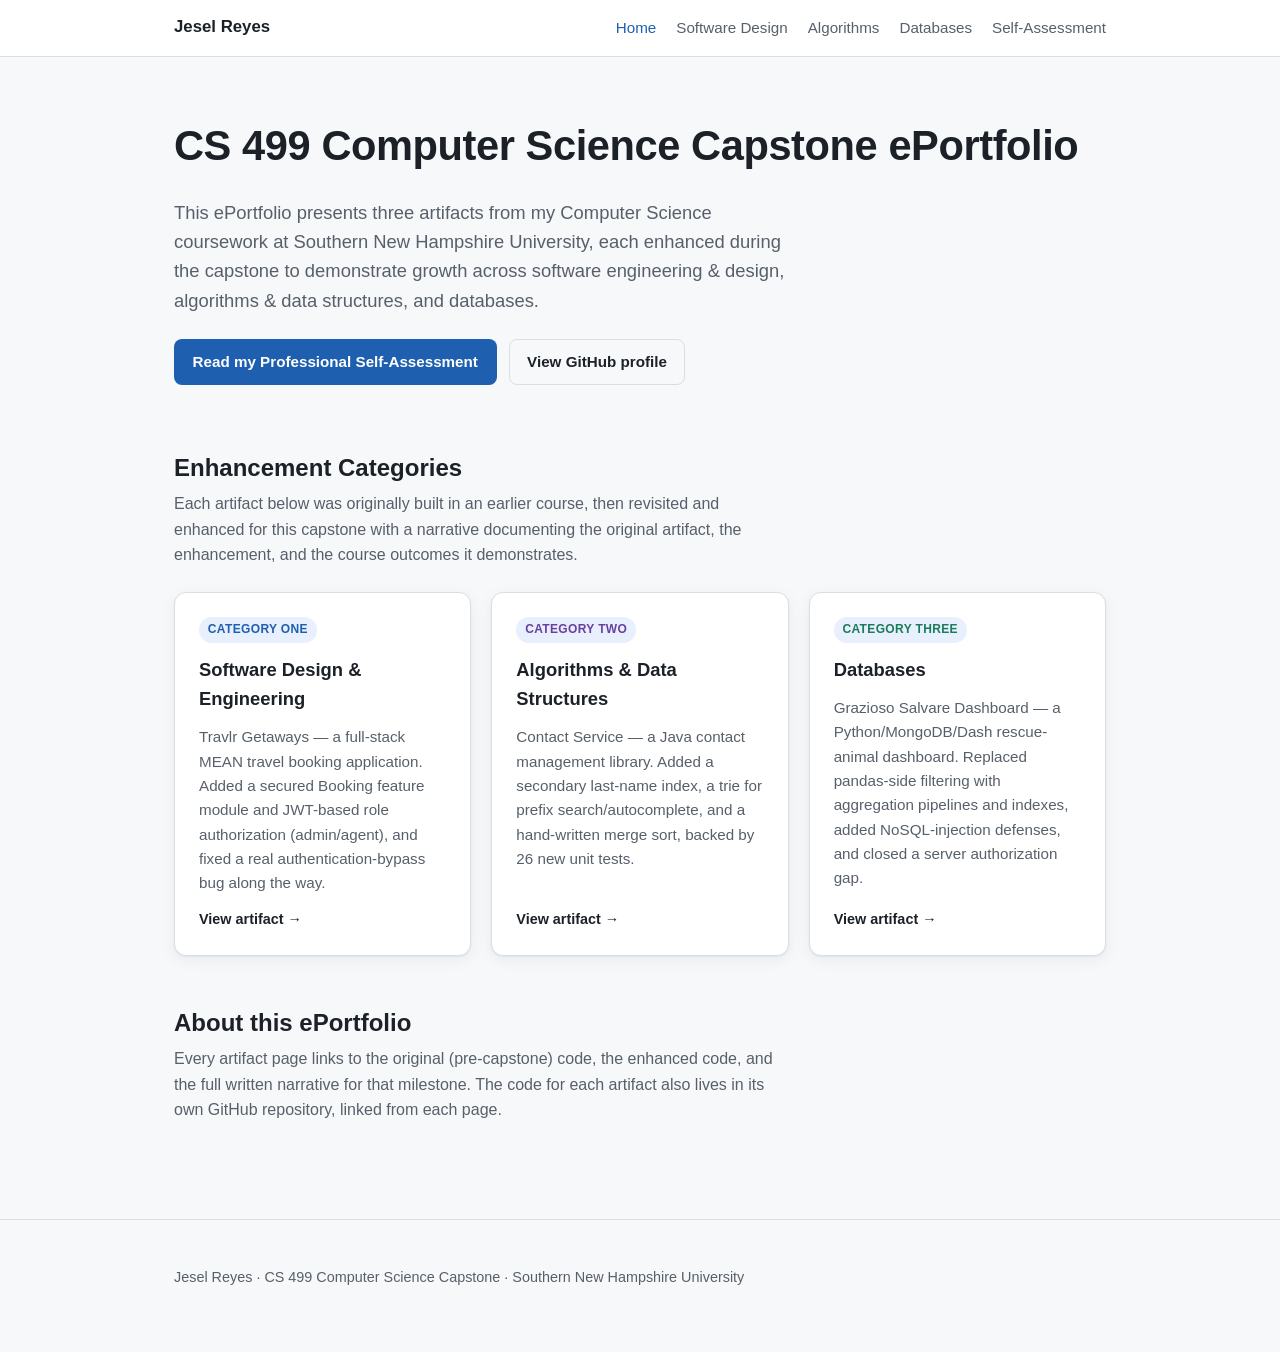
<file: index.html>
<!DOCTYPE html>
<html lang="en">
<head>
<meta charset="UTF-8">
<meta name="viewport" content="width=device-width, initial-scale=1.0">
<title>Jesel Reyes | CS 499 ePortfolio</title>
<meta name="description" content="Jesel Reyes's CS 499 Computer Science Capstone ePortfolio: enhanced software design, algorithms, and database artifacts.">
<link rel="stylesheet" href="assets/css/style.css">
</head>
<body>

<header class="site-header">
  <div class="nav-inner">
    <a class="brand" href="index.html">Jesel Reyes</a>
    <nav class="nav-links">
      <a href="index.html" class="active">Home</a>
      <a href="enhancement-one-software-design.html">Software Design</a>
      <a href="enhancement-two-algorithms.html">Algorithms</a>
      <a href="enhancement-three-databases.html">Databases</a>
      <a href="self-assessment.html">Self-Assessment</a>
    </nav>
  </div>
</header>

<main>
  <div class="container">
    <section class="hero">
      <h1>CS 499 Computer Science Capstone ePortfolio</h1>
      <p class="subtitle">
        This ePortfolio presents three artifacts from my Computer Science coursework at
        Southern New Hampshire University, each enhanced during the capstone to demonstrate
        growth across software engineering &amp; design, algorithms &amp; data structures, and databases.
      </p>
      <div class="hero-cta">
        <a class="btn btn-primary" href="self-assessment.html">Read my Professional Self-Assessment</a>
        <a class="btn btn-outline" href="https://github.com/jesreyes9" target="_blank" rel="noopener">View GitHub profile</a>
      </div>
    </section>

    <section>
      <h2 class="section-title">Enhancement Categories</h2>
      <p class="section-lead">
        Each artifact below was originally built in an earlier course, then revisited and enhanced
        for this capstone with a narrative documenting the original artifact, the enhancement, and
        the course outcomes it demonstrates.
      </p>

      <div class="card-grid">
        <a class="card" href="enhancement-one-software-design.html" style="color: inherit;">
          <span class="tag" style="background: var(--accent-soft); color: var(--tag-one);">Category One</span>
          <h3>Software Design &amp; Engineering</h3>
          <p>Travlr Getaways &mdash; a full-stack MEAN travel booking application. Added a secured
          Booking feature module and JWT-based role authorization (admin/agent), and fixed a real
          authentication-bypass bug along the way.</p>
          <span class="card-link">View artifact &rarr;</span>
        </a>

        <a class="card" href="enhancement-two-algorithms.html" style="color: inherit;">
          <span class="tag" style="background: var(--accent-soft); color: var(--tag-two);">Category Two</span>
          <h3>Algorithms &amp; Data Structures</h3>
          <p>Contact Service &mdash; a Java contact management library. Added a secondary last-name
          index, a trie for prefix search/autocomplete, and a hand-written merge sort, backed by
          26 new unit tests.</p>
          <span class="card-link">View artifact &rarr;</span>
        </a>

        <a class="card" href="enhancement-three-databases.html" style="color: inherit;">
          <span class="tag" style="background: var(--accent-soft); color: var(--tag-three);">Category Three</span>
          <h3>Databases</h3>
          <p>Grazioso Salvare Dashboard &mdash; a Python/MongoDB/Dash rescue-animal dashboard. Replaced
          pandas-side filtering with aggregation pipelines and indexes, added NoSQL-injection
          defenses, and closed a server authorization gap.</p>
          <span class="card-link">View artifact &rarr;</span>
        </a>
      </div>
    </section>

    <section>
      <h2 class="section-title">About this ePortfolio</h2>
      <p class="section-lead">
        Every artifact page links to the original (pre-capstone) code, the enhanced code, and the
        full written narrative for that milestone. The code for each artifact also lives in its own
        GitHub repository, linked from each page.
      </p>
    </section>
  </div>
</main>

<footer class="site-footer">
  <div class="container">
    <p>Jesel Reyes &middot; CS 499 Computer Science Capstone &middot; Southern New Hampshire University</p>
  </div>
</footer>

</body>
</html>
</file>
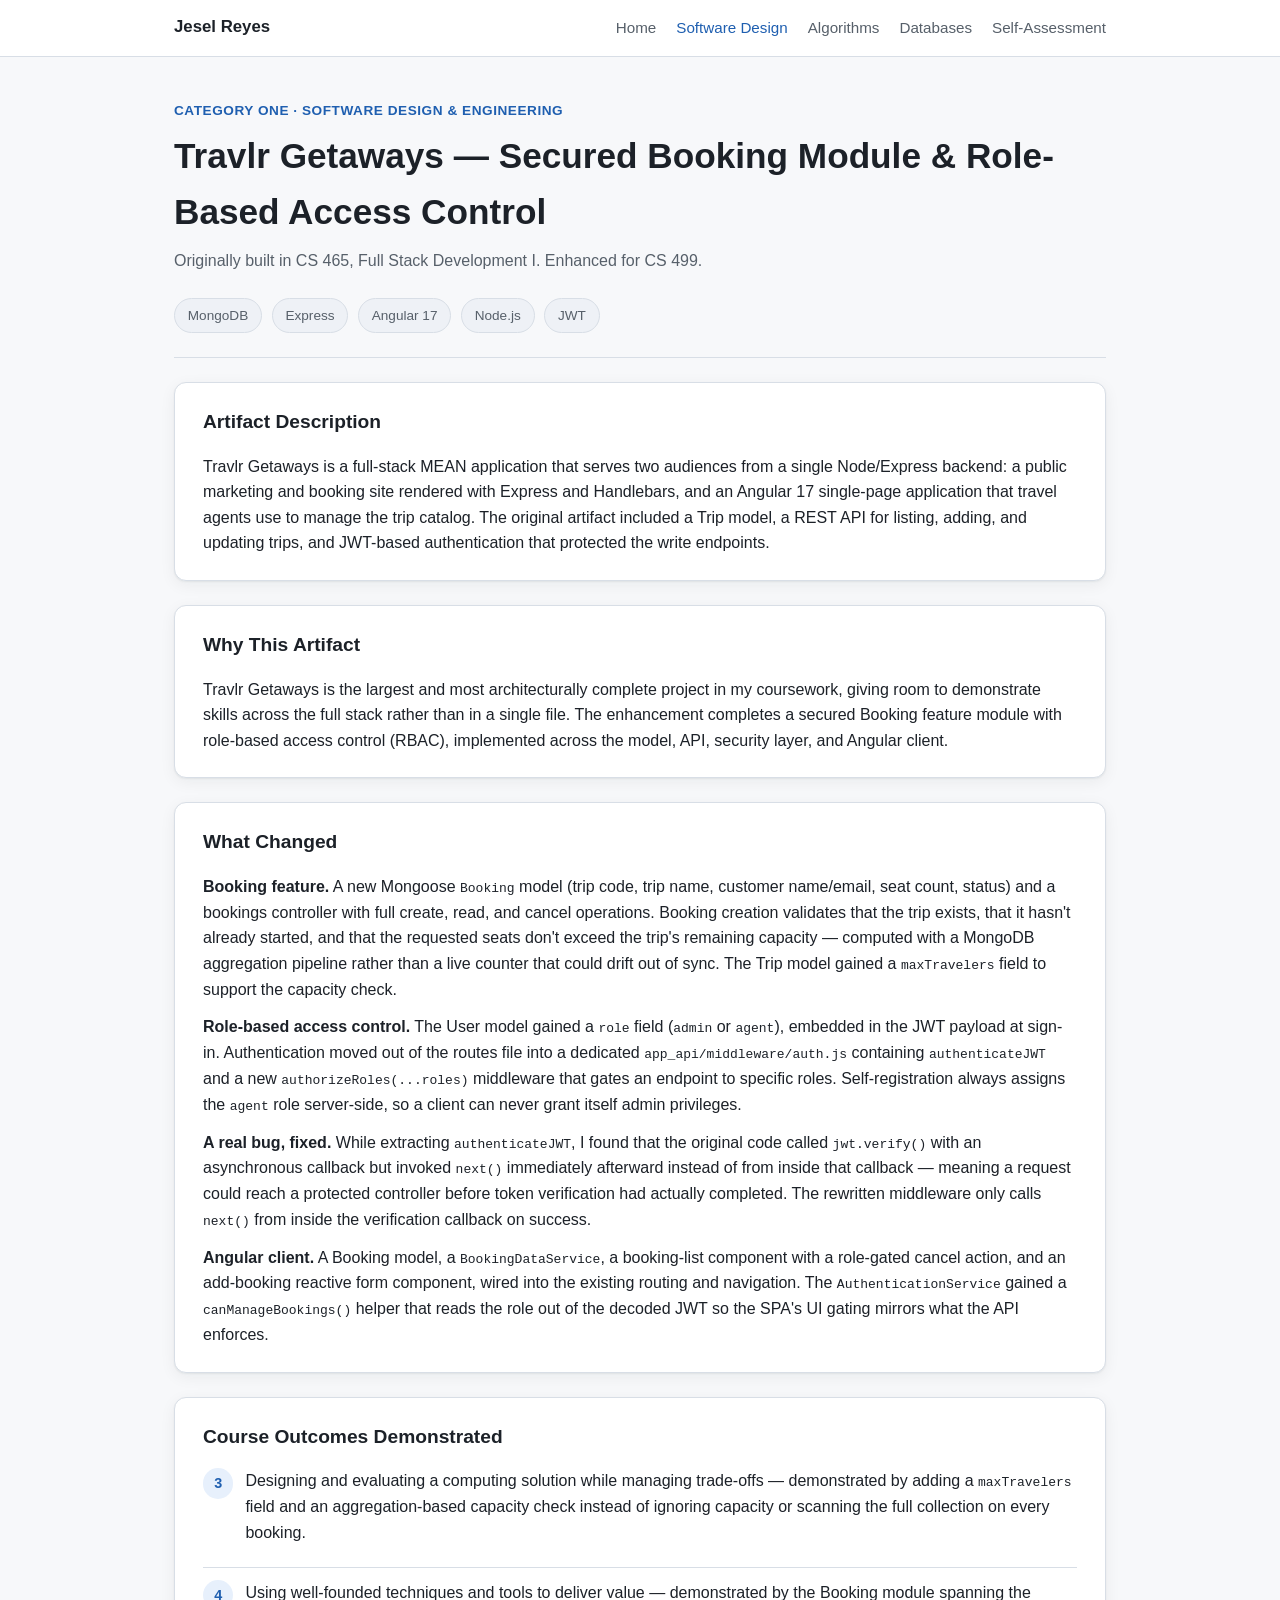
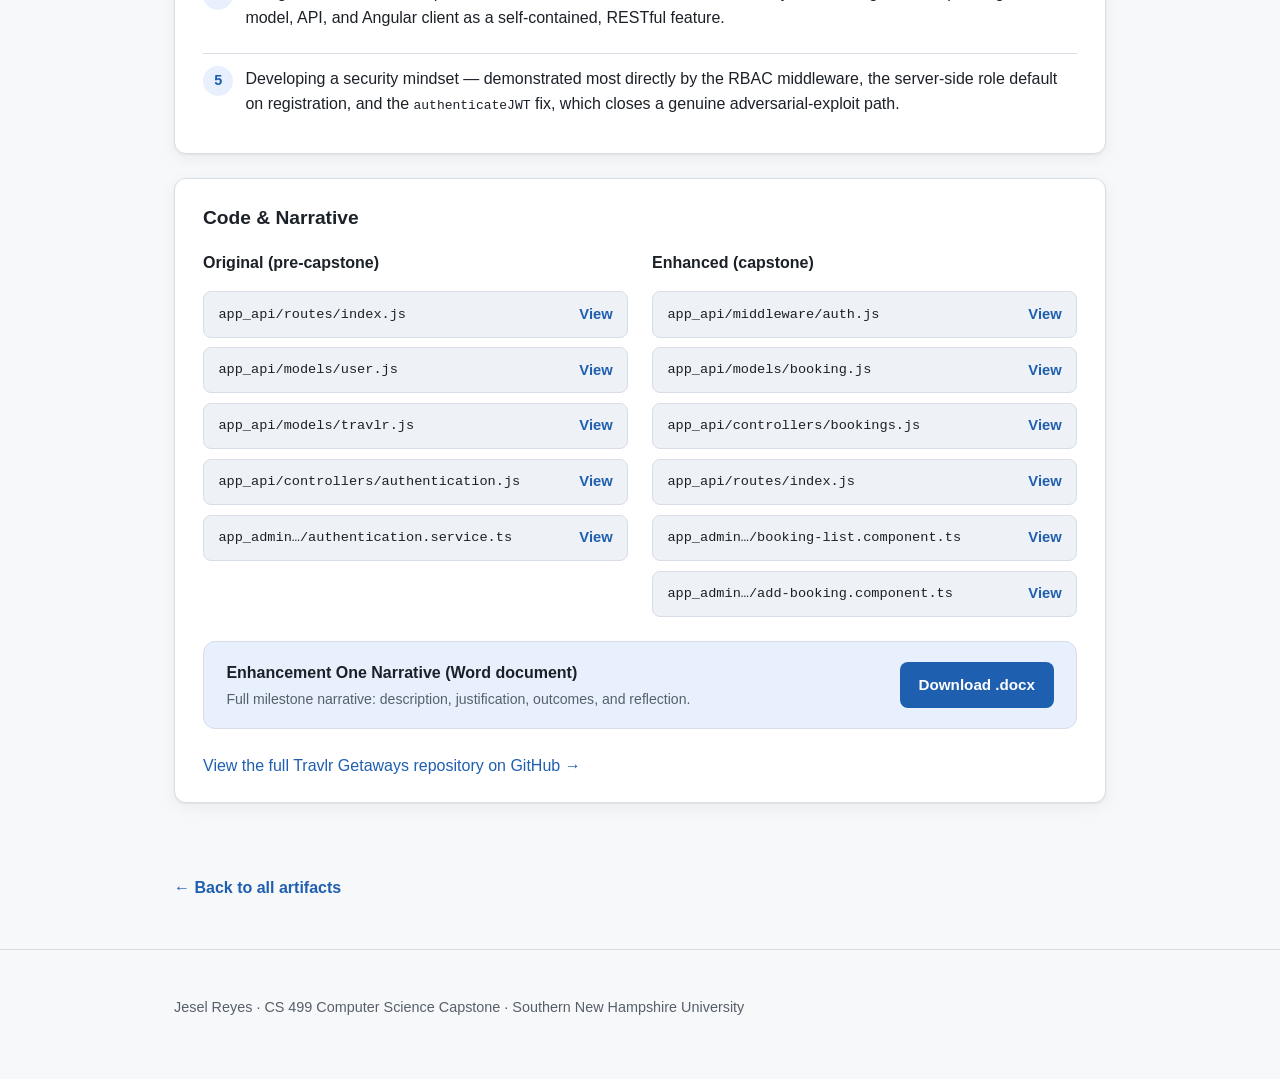
<file: enhancement-one-software-design.html>
<!DOCTYPE html>
<html lang="en">
<head>
<meta charset="UTF-8">
<meta name="viewport" content="width=device-width, initial-scale=1.0">
<title>Software Design &amp; Engineering | Jesel Reyes ePortfolio</title>
<link rel="stylesheet" href="assets/css/style.css">
</head>
<body>

<header class="site-header">
  <div class="nav-inner">
    <a class="brand" href="index.html">Jesel Reyes</a>
    <nav class="nav-links">
      <a href="index.html">Home</a>
      <a href="enhancement-one-software-design.html" class="active">Software Design</a>
      <a href="enhancement-two-algorithms.html">Algorithms</a>
      <a href="enhancement-three-databases.html">Databases</a>
      <a href="self-assessment.html">Self-Assessment</a>
    </nav>
  </div>
</header>

<main>
  <div class="container">
    <div class="page-hero category-one">
      <span class="category-label">Category One &middot; Software Design &amp; Engineering</span>
      <h1>Travlr Getaways &mdash; Secured Booking Module &amp; Role-Based Access Control</h1>
      <p class="section-lead">Originally built in CS 465, Full Stack Development I. Enhanced for CS 499.</p>
      <div class="meta-row">
        <span class="pill">MongoDB</span>
        <span class="pill">Express</span>
        <span class="pill">Angular 17</span>
        <span class="pill">Node.js</span>
        <span class="pill">JWT</span>
      </div>
    </div>

    <section>
      <div class="content-block">
        <h2>Artifact Description</h2>
        <p>Travlr Getaways is a full-stack MEAN application that serves two audiences from a single
        Node/Express backend: a public marketing and booking site rendered with Express and
        Handlebars, and an Angular 17 single-page application that travel agents use to manage the
        trip catalog. The original artifact included a Trip model, a REST API for listing, adding,
        and updating trips, and JWT-based authentication that protected the write endpoints.</p>
      </div>

      <div class="content-block">
        <h2>Why This Artifact</h2>
        <p>Travlr Getaways is the largest and most architecturally complete project in my
        coursework, giving room to demonstrate skills across the full stack rather than in a single
        file. The enhancement completes a secured Booking feature module with role-based access
        control (RBAC), implemented across the model, API, security layer, and Angular client.</p>
      </div>

      <div class="content-block">
        <h2>What Changed</h2>
        <p><strong>Booking feature.</strong> A new Mongoose <code>Booking</code> model (trip code,
        trip name, customer name/email, seat count, status) and a bookings controller with full
        create, read, and cancel operations. Booking creation validates that the trip exists, that
        it hasn't already started, and that the requested seats don't exceed the trip's remaining
        capacity &mdash; computed with a MongoDB aggregation pipeline rather than a live counter
        that could drift out of sync. The Trip model gained a <code>maxTravelers</code> field to
        support the capacity check.</p>
        <p><strong>Role-based access control.</strong> The User model gained a <code>role</code>
        field (<code>admin</code> or <code>agent</code>), embedded in the JWT payload at sign-in.
        Authentication moved out of the routes file into a dedicated
        <code>app_api/middleware/auth.js</code> containing <code>authenticateJWT</code> and a new
        <code>authorizeRoles(...roles)</code> middleware that gates an endpoint to specific roles.
        Self-registration always assigns the <code>agent</code> role server-side, so a client can
        never grant itself admin privileges.</p>
        <p><strong>A real bug, fixed.</strong> While extracting <code>authenticateJWT</code>, I found
        that the original code called <code>jwt.verify()</code> with an asynchronous callback but
        invoked <code>next()</code> immediately afterward instead of from inside that callback &mdash;
        meaning a request could reach a protected controller before token verification had actually
        completed. The rewritten middleware only calls <code>next()</code> from inside the
        verification callback on success.</p>
        <p><strong>Angular client.</strong> A Booking model, a <code>BookingDataService</code>, a
        booking-list component with a role-gated cancel action, and an add-booking reactive form
        component, wired into the existing routing and navigation. The
        <code>AuthenticationService</code> gained a <code>canManageBookings()</code> helper that
        reads the role out of the decoded JWT so the SPA's UI gating mirrors what the API enforces.</p>
      </div>

      <div class="content-block">
        <h2>Course Outcomes Demonstrated</h2>
        <div class="outcome-grid">
          <div class="outcome-item">
            <span class="outcome-num">3</span>
            <p>Designing and evaluating a computing solution while managing trade-offs &mdash;
            demonstrated by adding a <code>maxTravelers</code> field and an aggregation-based
            capacity check instead of ignoring capacity or scanning the full collection on every
            booking.</p>
          </div>
          <div class="outcome-item">
            <span class="outcome-num">4</span>
            <p>Using well-founded techniques and tools to deliver value &mdash; demonstrated by the
            Booking module spanning the model, API, and Angular client as a self-contained, RESTful
            feature.</p>
          </div>
          <div class="outcome-item">
            <span class="outcome-num">5</span>
            <p>Developing a security mindset &mdash; demonstrated most directly by the RBAC
            middleware, the server-side role default on registration, and the
            <code>authenticateJWT</code> fix, which closes a genuine adversarial-exploit path.</p>
          </div>
        </div>
      </div>

      <div class="content-block">
        <h2>Code &amp; Narrative</h2>
        <div class="two-col">
          <div>
            <h3 style="font-size:1rem;margin-top:0;">Original (pre-capstone)</h3>
            <ul class="file-list">
              <li><code>app_api/routes/index.js</code><a href="artifacts/category-one-software-design/original/app_api/routes/index.js">View</a></li>
              <li><code>app_api/models/user.js</code><a href="artifacts/category-one-software-design/original/app_api/models/user.js">View</a></li>
              <li><code>app_api/models/travlr.js</code><a href="artifacts/category-one-software-design/original/app_api/models/travlr.js">View</a></li>
              <li><code>app_api/controllers/authentication.js</code><a href="artifacts/category-one-software-design/original/app_api/controllers/authentication.js">View</a></li>
              <li><code>app_admin&hellip;/authentication.service.ts</code><a href="artifacts/category-one-software-design/original/app_admin/services/authentication.service.ts">View</a></li>
            </ul>
          </div>
          <div>
            <h3 style="font-size:1rem;margin-top:0;">Enhanced (capstone)</h3>
            <ul class="file-list">
              <li><code>app_api/middleware/auth.js</code><a href="artifacts/category-one-software-design/enhanced/app_api/middleware/auth.js">View</a></li>
              <li><code>app_api/models/booking.js</code><a href="artifacts/category-one-software-design/enhanced/app_api/models/booking.js">View</a></li>
              <li><code>app_api/controllers/bookings.js</code><a href="artifacts/category-one-software-design/enhanced/app_api/controllers/bookings.js">View</a></li>
              <li><code>app_api/routes/index.js</code><a href="artifacts/category-one-software-design/enhanced/app_api/routes/index.js">View</a></li>
              <li><code>app_admin&hellip;/booking-list.component.ts</code><a href="artifacts/category-one-software-design/enhanced/app_admin/booking-list/booking-list.component.ts">View</a></li>
              <li><code>app_admin&hellip;/add-booking.component.ts</code><a href="artifacts/category-one-software-design/enhanced/app_admin/add-booking/add-booking.component.ts">View</a></li>
            </ul>
          </div>
        </div>

        <div class="download-card">
          <div>
            <div class="label">Enhancement One Narrative (Word document)</div>
            <div class="hint">Full milestone narrative: description, justification, outcomes, and reflection.</div>
          </div>
          <a class="btn btn-primary" href="artifacts/category-one-software-design/Enhancement_One_Software_Design_Narrative.docx">Download .docx</a>
        </div>

        <p><a href="https://github.com/jesreyes9/CS-465" target="_blank" rel="noopener">View the full Travlr Getaways repository on GitHub &rarr;</a></p>
      </div>
    </section>

    <a class="back-link" href="index.html">&larr; Back to all artifacts</a>
  </div>
</main>

<footer class="site-footer">
  <div class="container">
    <p>Jesel Reyes &middot; CS 499 Computer Science Capstone &middot; Southern New Hampshire University</p>
  </div>
</footer>

</body>
</html>
</file>
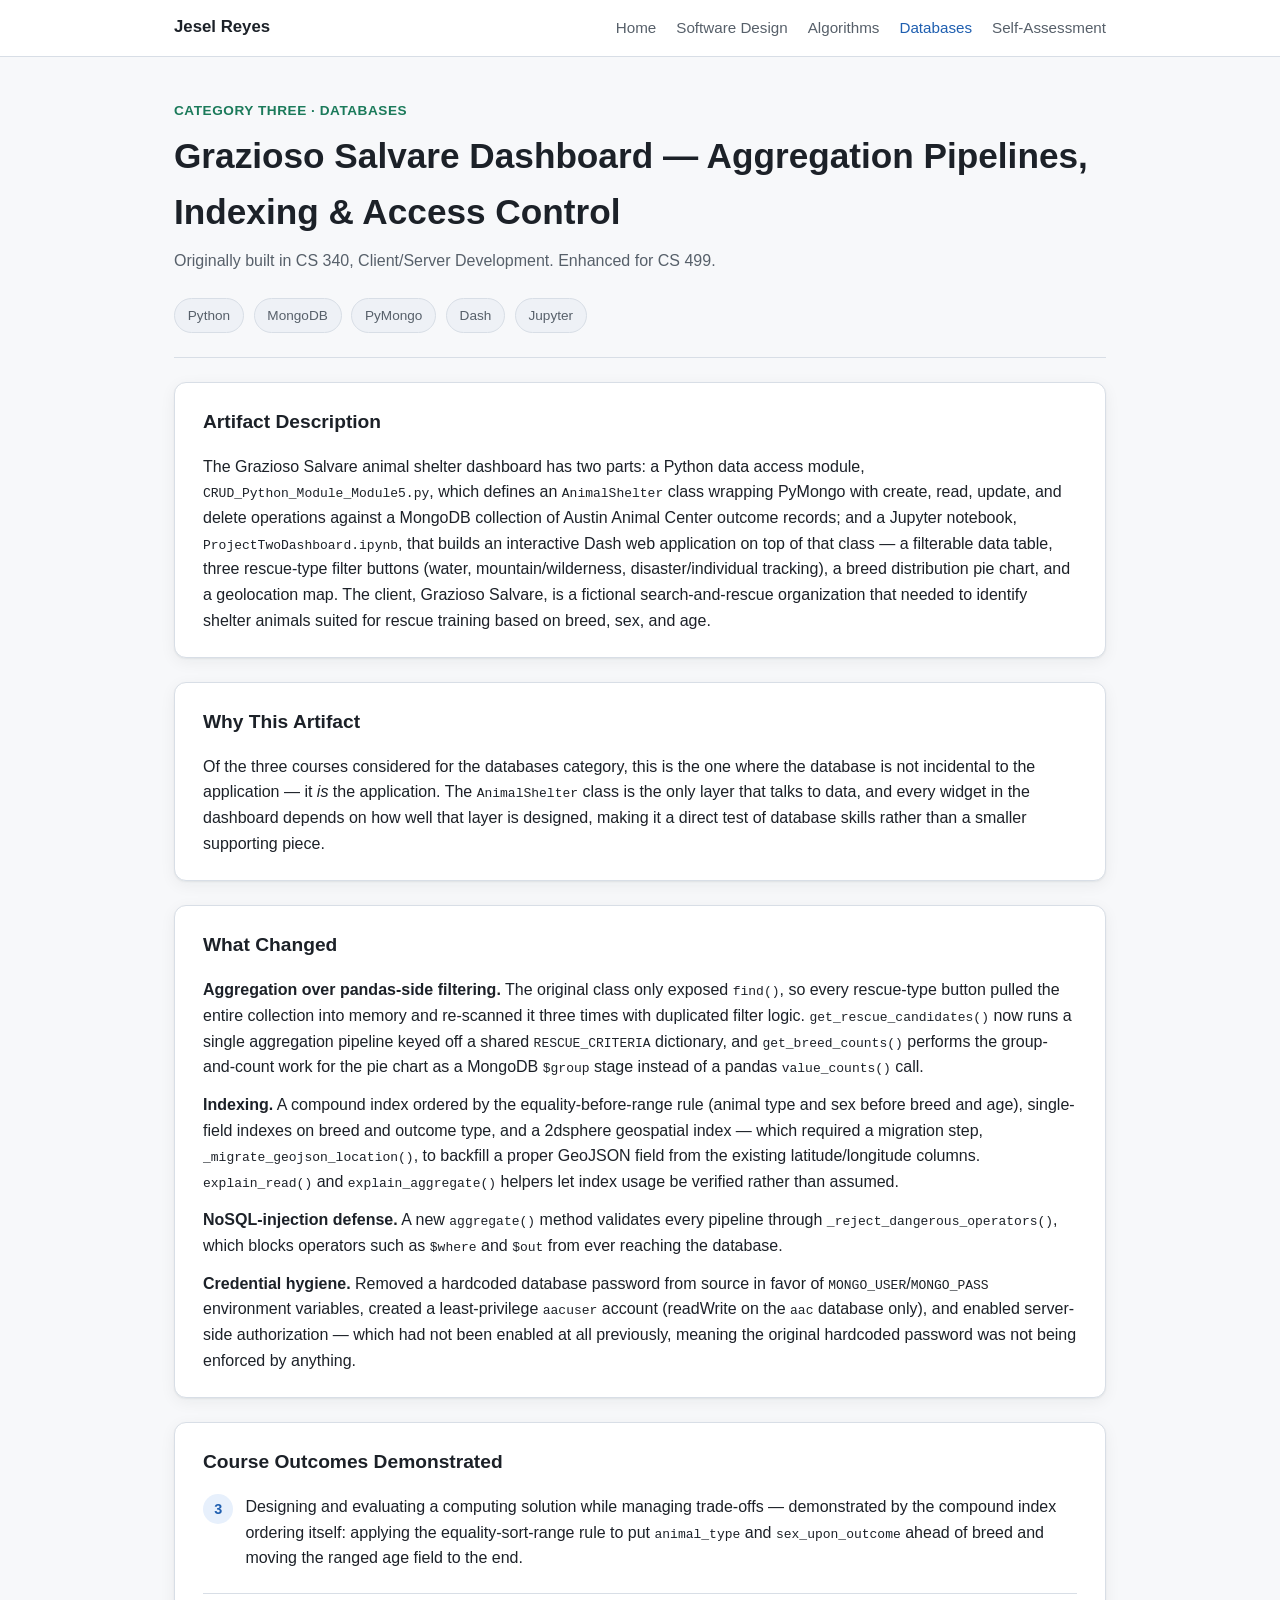
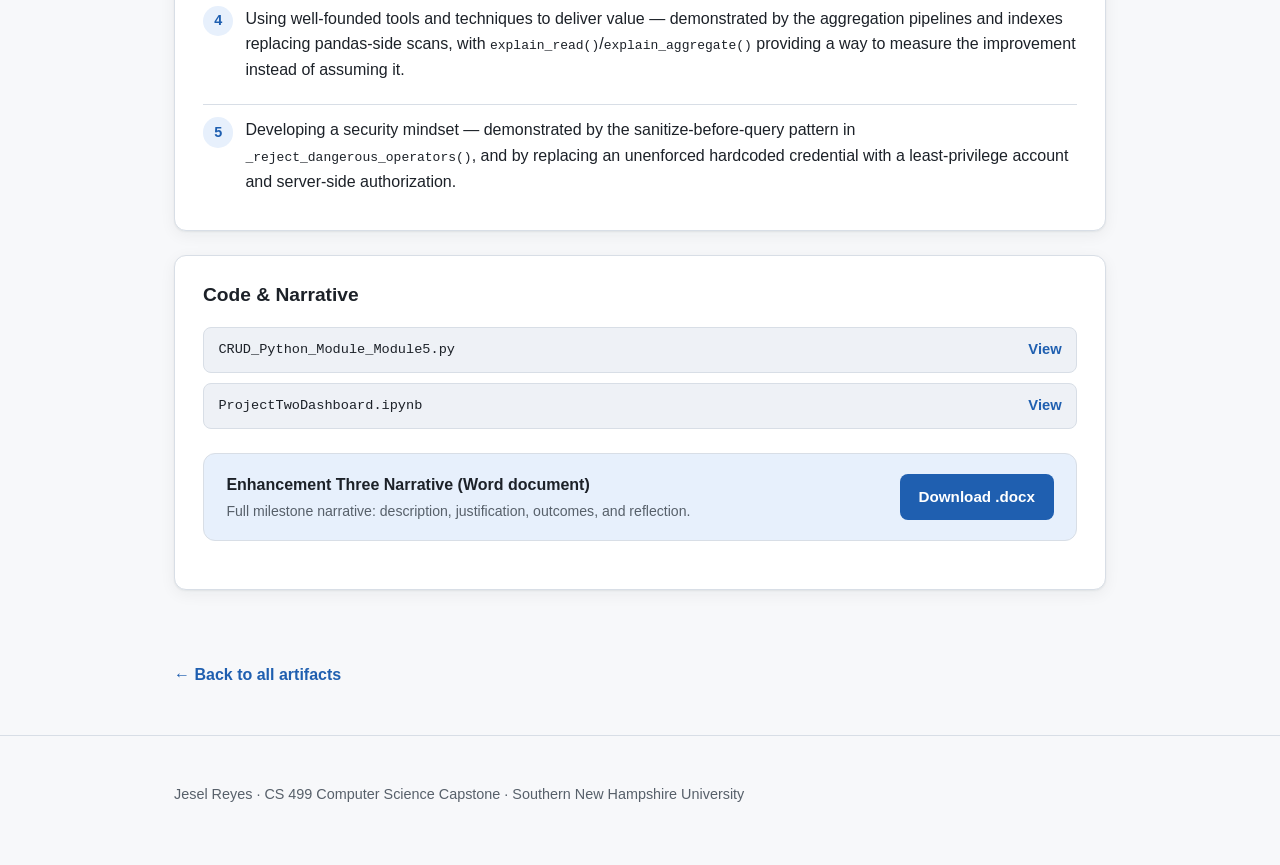
<file: enhancement-three-databases.html>
<!DOCTYPE html>
<html lang="en">
<head>
<meta charset="UTF-8">
<meta name="viewport" content="width=device-width, initial-scale=1.0">
<title>Databases | Jesel Reyes ePortfolio</title>
<link rel="stylesheet" href="assets/css/style.css">
</head>
<body>

<header class="site-header">
  <div class="nav-inner">
    <a class="brand" href="index.html">Jesel Reyes</a>
    <nav class="nav-links">
      <a href="index.html">Home</a>
      <a href="enhancement-one-software-design.html">Software Design</a>
      <a href="enhancement-two-algorithms.html">Algorithms</a>
      <a href="enhancement-three-databases.html" class="active">Databases</a>
      <a href="self-assessment.html">Self-Assessment</a>
    </nav>
  </div>
</header>

<main>
  <div class="container">
    <div class="page-hero category-three">
      <span class="category-label">Category Three &middot; Databases</span>
      <h1>Grazioso Salvare Dashboard &mdash; Aggregation Pipelines, Indexing &amp; Access Control</h1>
      <p class="section-lead">Originally built in CS 340, Client/Server Development. Enhanced for CS 499.</p>
      <div class="meta-row">
        <span class="pill">Python</span>
        <span class="pill">MongoDB</span>
        <span class="pill">PyMongo</span>
        <span class="pill">Dash</span>
        <span class="pill">Jupyter</span>
      </div>
    </div>

    <section>
      <div class="content-block">
        <h2>Artifact Description</h2>
        <p>The Grazioso Salvare animal shelter dashboard has two parts: a Python data access module,
        <code>CRUD_Python_Module_Module5.py</code>, which defines an <code>AnimalShelter</code>
        class wrapping PyMongo with create, read, update, and delete operations against a MongoDB
        collection of Austin Animal Center outcome records; and a Jupyter notebook,
        <code>ProjectTwoDashboard.ipynb</code>, that builds an interactive Dash web application on
        top of that class &mdash; a filterable data table, three rescue-type filter buttons (water,
        mountain/wilderness, disaster/individual tracking), a breed distribution pie chart, and a
        geolocation map. The client, Grazioso Salvare, is a fictional search-and-rescue organization
        that needed to identify shelter animals suited for rescue training based on breed, sex, and age.</p>
      </div>

      <div class="content-block">
        <h2>Why This Artifact</h2>
        <p>Of the three courses considered for the databases category, this is the one where the
        database is not incidental to the application &mdash; it <em>is</em> the application. The
        <code>AnimalShelter</code> class is the only layer that talks to data, and every widget in
        the dashboard depends on how well that layer is designed, making it a direct test of
        database skills rather than a smaller supporting piece.</p>
      </div>

      <div class="content-block">
        <h2>What Changed</h2>
        <p><strong>Aggregation over pandas-side filtering.</strong> The original class only exposed
        <code>find()</code>, so every rescue-type button pulled the entire collection into memory
        and re-scanned it three times with duplicated filter logic. <code>get_rescue_candidates()</code>
        now runs a single aggregation pipeline keyed off a shared <code>RESCUE_CRITERIA</code>
        dictionary, and <code>get_breed_counts()</code> performs the group-and-count work for the
        pie chart as a MongoDB <code>$group</code> stage instead of a pandas <code>value_counts()</code> call.</p>
        <p><strong>Indexing.</strong> A compound index ordered by the equality-before-range rule
        (animal type and sex before breed and age), single-field indexes on breed and outcome type,
        and a 2dsphere geospatial index &mdash; which required a migration step,
        <code>_migrate_geojson_location()</code>, to backfill a proper GeoJSON field from the
        existing latitude/longitude columns. <code>explain_read()</code> and
        <code>explain_aggregate()</code> helpers let index usage be verified rather than assumed.</p>
        <p><strong>NoSQL-injection defense.</strong> A new <code>aggregate()</code> method validates
        every pipeline through <code>_reject_dangerous_operators()</code>, which blocks operators
        such as <code>$where</code> and <code>$out</code> from ever reaching the database.</p>
        <p><strong>Credential hygiene.</strong> Removed a hardcoded database password from source in
        favor of <code>MONGO_USER</code>/<code>MONGO_PASS</code> environment variables, created a
        least-privilege <code>aacuser</code> account (readWrite on the <code>aac</code> database
        only), and enabled server-side authorization &mdash; which had not been enabled at all
        previously, meaning the original hardcoded password was not being enforced by anything.</p>
      </div>

      <div class="content-block">
        <h2>Course Outcomes Demonstrated</h2>
        <div class="outcome-grid">
          <div class="outcome-item">
            <span class="outcome-num">3</span>
            <p>Designing and evaluating a computing solution while managing trade-offs &mdash;
            demonstrated by the compound index ordering itself: applying the equality-sort-range
            rule to put <code>animal_type</code> and <code>sex_upon_outcome</code> ahead of breed
            and moving the ranged age field to the end.</p>
          </div>
          <div class="outcome-item">
            <span class="outcome-num">4</span>
            <p>Using well-founded tools and techniques to deliver value &mdash; demonstrated by the
            aggregation pipelines and indexes replacing pandas-side scans, with
            <code>explain_read()</code>/<code>explain_aggregate()</code> providing a way to measure
            the improvement instead of assuming it.</p>
          </div>
          <div class="outcome-item">
            <span class="outcome-num">5</span>
            <p>Developing a security mindset &mdash; demonstrated by the sanitize-before-query
            pattern in <code>_reject_dangerous_operators()</code>, and by replacing an unenforced
            hardcoded credential with a least-privilege account and server-side authorization.</p>
          </div>
        </div>
      </div>

      <div class="content-block">
        <h2>Code &amp; Narrative</h2>
        <ul class="file-list">
          <li><code>CRUD_Python_Module_Module5.py</code><a href="artifacts/category-three-databases/CRUD_Python_Module_Module5.py">View</a></li>
          <li><code>ProjectTwoDashboard.ipynb</code><a href="artifacts/category-three-databases/ProjectTwoDashboard.ipynb">View</a></li>
        </ul>

        <div class="download-card">
          <div>
            <div class="label">Enhancement Three Narrative (Word document)</div>
            <div class="hint">Full milestone narrative: description, justification, outcomes, and reflection.</div>
          </div>
          <a class="btn btn-primary" href="artifacts/category-three-databases/Enhancement_Three_Databases_Narrative.docx">Download .docx</a>
        </div>
      </div>
    </section>

    <a class="back-link" href="index.html">&larr; Back to all artifacts</a>
  </div>
</main>

<footer class="site-footer">
  <div class="container">
    <p>Jesel Reyes &middot; CS 499 Computer Science Capstone &middot; Southern New Hampshire University</p>
  </div>
</footer>

</body>
</html>
</file>
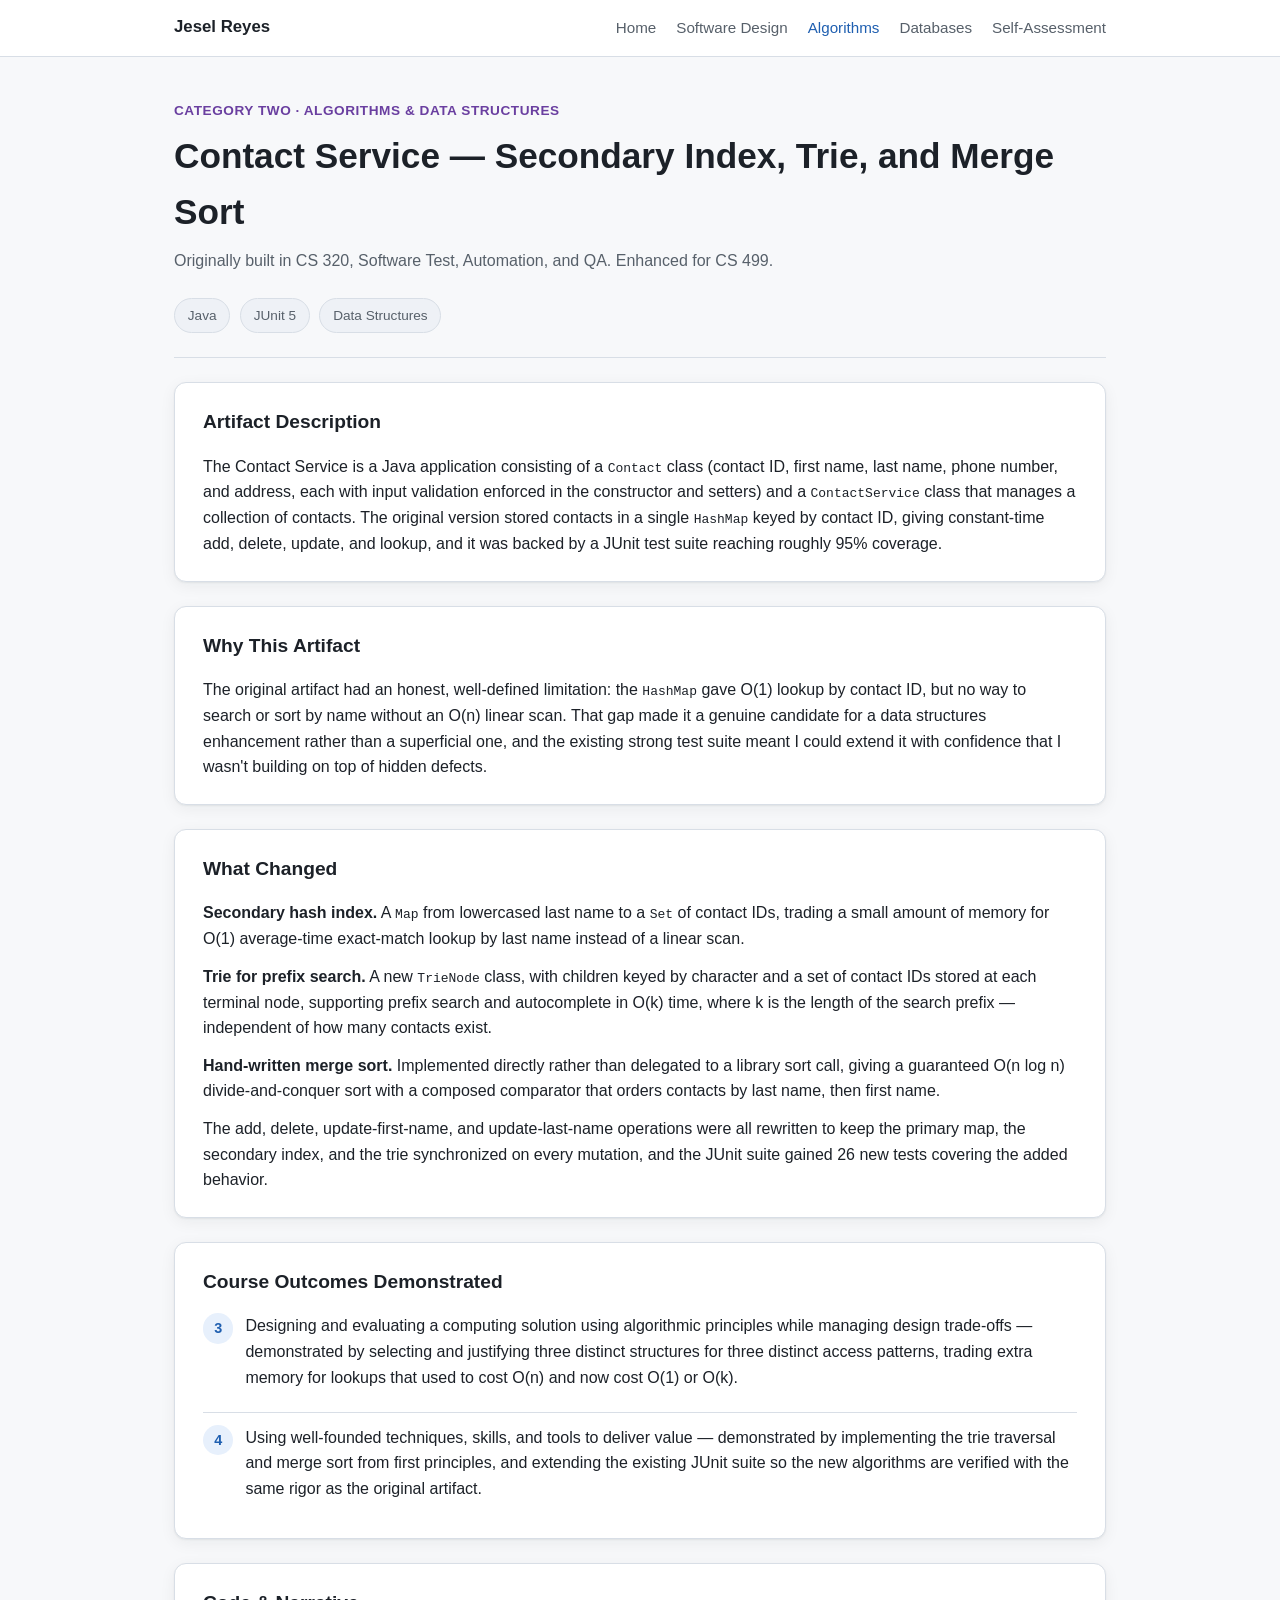
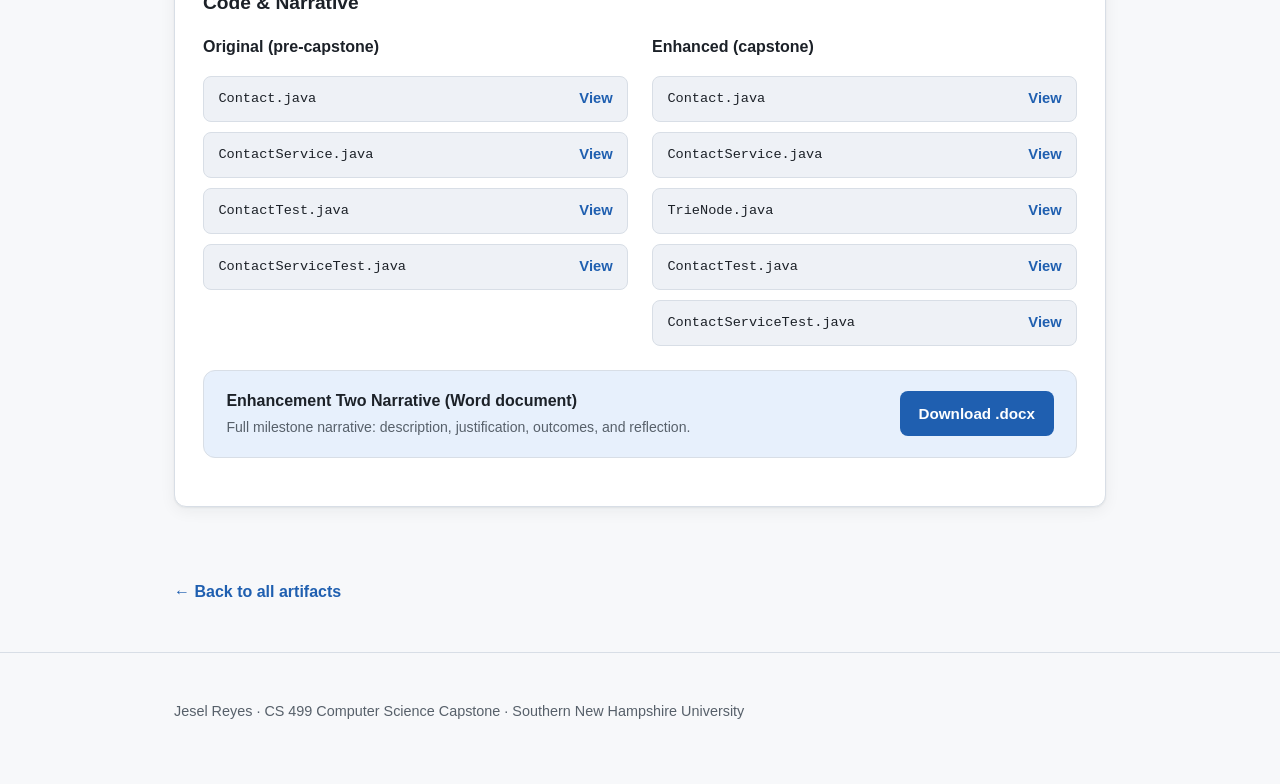
<file: enhancement-two-algorithms.html>
<!DOCTYPE html>
<html lang="en">
<head>
<meta charset="UTF-8">
<meta name="viewport" content="width=device-width, initial-scale=1.0">
<title>Algorithms &amp; Data Structures | Jesel Reyes ePortfolio</title>
<link rel="stylesheet" href="assets/css/style.css">
</head>
<body>

<header class="site-header">
  <div class="nav-inner">
    <a class="brand" href="index.html">Jesel Reyes</a>
    <nav class="nav-links">
      <a href="index.html">Home</a>
      <a href="enhancement-one-software-design.html">Software Design</a>
      <a href="enhancement-two-algorithms.html" class="active">Algorithms</a>
      <a href="enhancement-three-databases.html">Databases</a>
      <a href="self-assessment.html">Self-Assessment</a>
    </nav>
  </div>
</header>

<main>
  <div class="container">
    <div class="page-hero category-two">
      <span class="category-label">Category Two &middot; Algorithms &amp; Data Structures</span>
      <h1>Contact Service &mdash; Secondary Index, Trie, and Merge Sort</h1>
      <p class="section-lead">Originally built in CS 320, Software Test, Automation, and QA. Enhanced for CS 499.</p>
      <div class="meta-row">
        <span class="pill">Java</span>
        <span class="pill">JUnit 5</span>
        <span class="pill">Data Structures</span>
      </div>
    </div>

    <section>
      <div class="content-block">
        <h2>Artifact Description</h2>
        <p>The Contact Service is a Java application consisting of a <code>Contact</code> class
        (contact ID, first name, last name, phone number, and address, each with input validation
        enforced in the constructor and setters) and a <code>ContactService</code> class that
        manages a collection of contacts. The original version stored contacts in a single
        <code>HashMap</code> keyed by contact ID, giving constant-time add, delete, update, and
        lookup, and it was backed by a JUnit test suite reaching roughly 95% coverage.</p>
      </div>

      <div class="content-block">
        <h2>Why This Artifact</h2>
        <p>The original artifact had an honest, well-defined limitation: the <code>HashMap</code>
        gave O(1) lookup by contact ID, but no way to search or sort by name without an O(n) linear
        scan. That gap made it a genuine candidate for a data structures enhancement rather than a
        superficial one, and the existing strong test suite meant I could extend it with confidence
        that I wasn't building on top of hidden defects.</p>
      </div>

      <div class="content-block">
        <h2>What Changed</h2>
        <p><strong>Secondary hash index.</strong> A <code>Map</code> from lowercased last name to a
        <code>Set</code> of contact IDs, trading a small amount of memory for O(1) average-time
        exact-match lookup by last name instead of a linear scan.</p>
        <p><strong>Trie for prefix search.</strong> A new <code>TrieNode</code> class, with children
        keyed by character and a set of contact IDs stored at each terminal node, supporting prefix
        search and autocomplete in O(k) time, where k is the length of the search prefix &mdash;
        independent of how many contacts exist.</p>
        <p><strong>Hand-written merge sort.</strong> Implemented directly rather than delegated to a
        library sort call, giving a guaranteed O(n log n) divide-and-conquer sort with a composed
        comparator that orders contacts by last name, then first name.</p>
        <p>The add, delete, update-first-name, and update-last-name operations were all rewritten to
        keep the primary map, the secondary index, and the trie synchronized on every mutation, and
        the JUnit suite gained 26 new tests covering the added behavior.</p>
      </div>

      <div class="content-block">
        <h2>Course Outcomes Demonstrated</h2>
        <div class="outcome-grid">
          <div class="outcome-item">
            <span class="outcome-num">3</span>
            <p>Designing and evaluating a computing solution using algorithmic principles while
            managing design trade-offs &mdash; demonstrated by selecting and justifying three
            distinct structures for three distinct access patterns, trading extra memory for
            lookups that used to cost O(n) and now cost O(1) or O(k).</p>
          </div>
          <div class="outcome-item">
            <span class="outcome-num">4</span>
            <p>Using well-founded techniques, skills, and tools to deliver value &mdash;
            demonstrated by implementing the trie traversal and merge sort from first principles,
            and extending the existing JUnit suite so the new algorithms are verified with the same
            rigor as the original artifact.</p>
          </div>
        </div>
      </div>

      <div class="content-block">
        <h2>Code &amp; Narrative</h2>
        <div class="two-col">
          <div>
            <h3 style="font-size:1rem;margin-top:0;">Original (pre-capstone)</h3>
            <ul class="file-list">
              <li><code>Contact.java</code><a href="artifacts/category-two-algorithms/original/Contact.java">View</a></li>
              <li><code>ContactService.java</code><a href="artifacts/category-two-algorithms/original/ContactService.java">View</a></li>
              <li><code>ContactTest.java</code><a href="artifacts/category-two-algorithms/original/ContactTest.java">View</a></li>
              <li><code>ContactServiceTest.java</code><a href="artifacts/category-two-algorithms/original/ContactServiceTest.java">View</a></li>
            </ul>
          </div>
          <div>
            <h3 style="font-size:1rem;margin-top:0;">Enhanced (capstone)</h3>
            <ul class="file-list">
              <li><code>Contact.java</code><a href="artifacts/category-two-algorithms/enhanced/Contact.java">View</a></li>
              <li><code>ContactService.java</code><a href="artifacts/category-two-algorithms/enhanced/ContactService.java">View</a></li>
              <li><code>TrieNode.java</code><a href="artifacts/category-two-algorithms/enhanced/TrieNode.java">View</a></li>
              <li><code>ContactTest.java</code><a href="artifacts/category-two-algorithms/enhanced/ContactTest.java">View</a></li>
              <li><code>ContactServiceTest.java</code><a href="artifacts/category-two-algorithms/enhanced/ContactServiceTest.java">View</a></li>
            </ul>
          </div>
        </div>

        <div class="download-card">
          <div>
            <div class="label">Enhancement Two Narrative (Word document)</div>
            <div class="hint">Full milestone narrative: description, justification, outcomes, and reflection.</div>
          </div>
          <a class="btn btn-primary" href="artifacts/category-two-algorithms/Enhancement_Two_Algorithms_Narrative.docx">Download .docx</a>
        </div>
      </div>
    </section>

    <a class="back-link" href="index.html">&larr; Back to all artifacts</a>
  </div>
</main>

<footer class="site-footer">
  <div class="container">
    <p>Jesel Reyes &middot; CS 499 Computer Science Capstone &middot; Southern New Hampshire University</p>
  </div>
</footer>

</body>
</html>
</file>
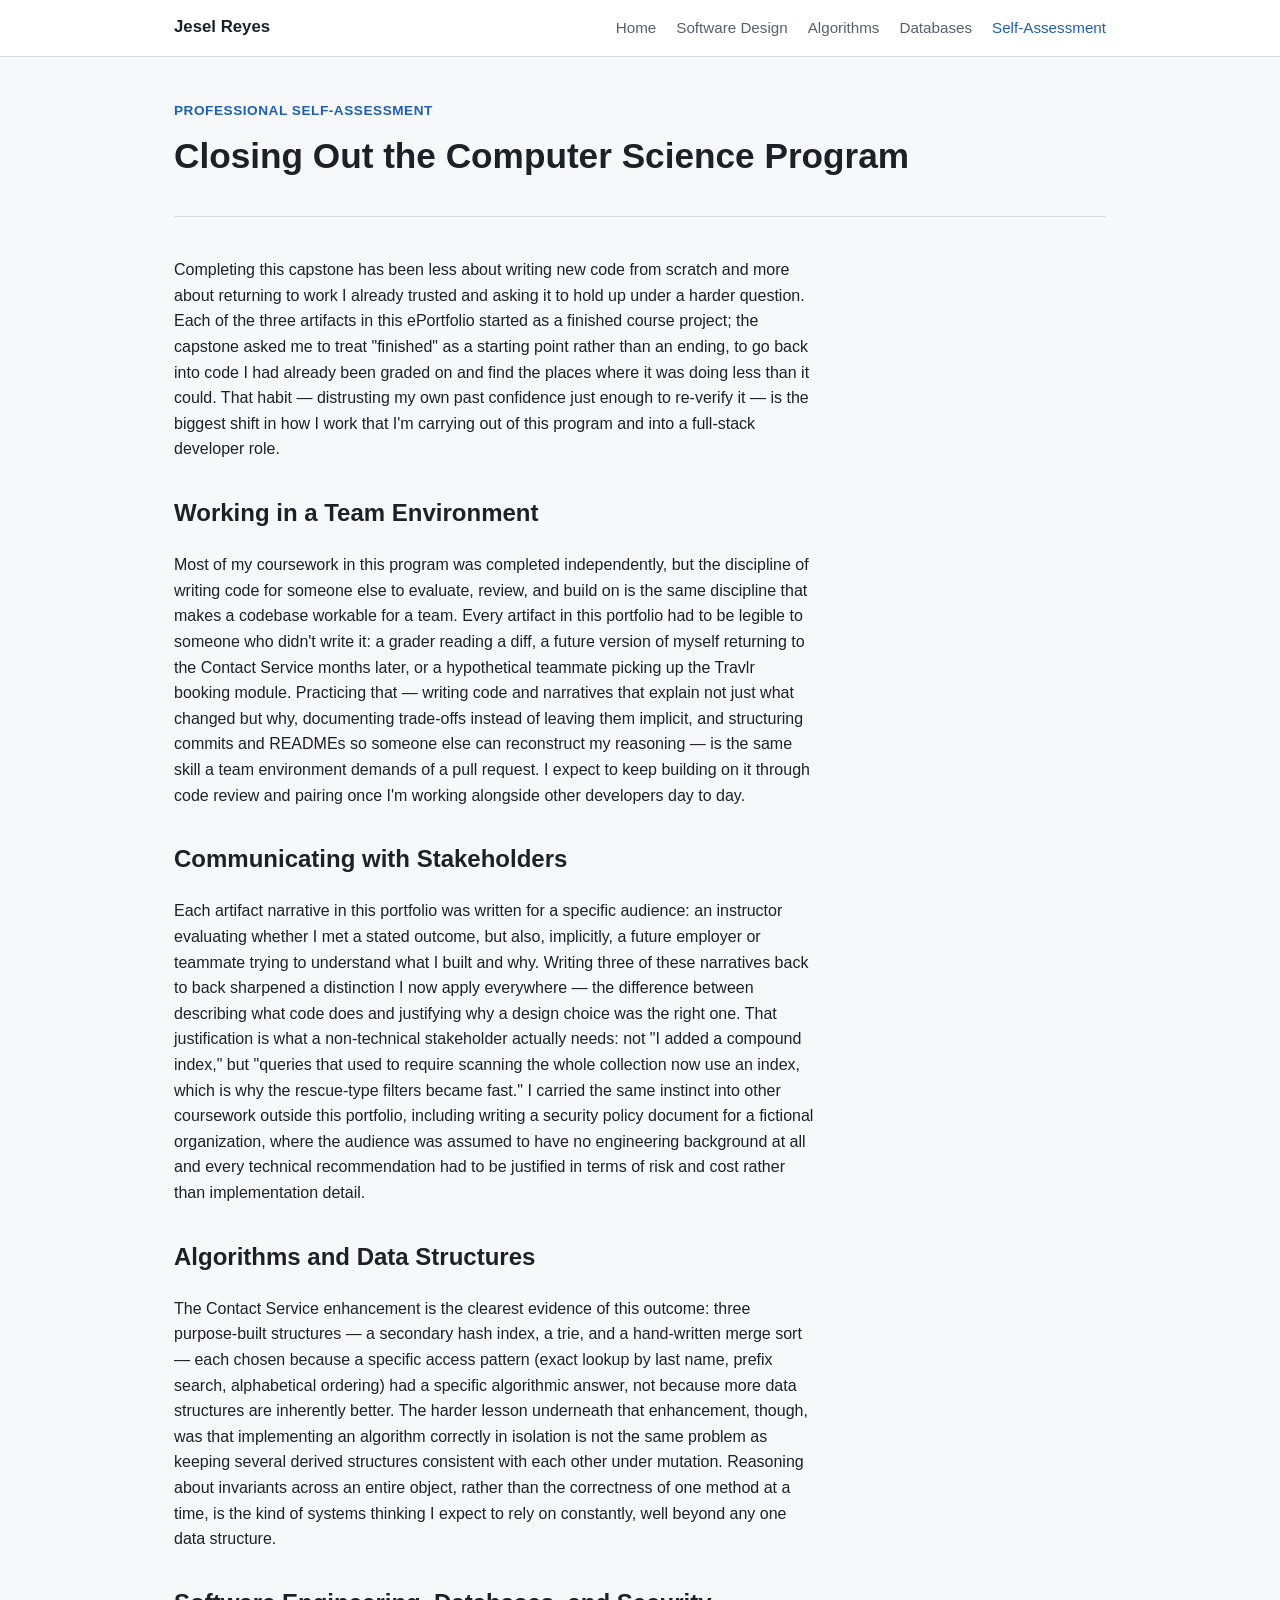
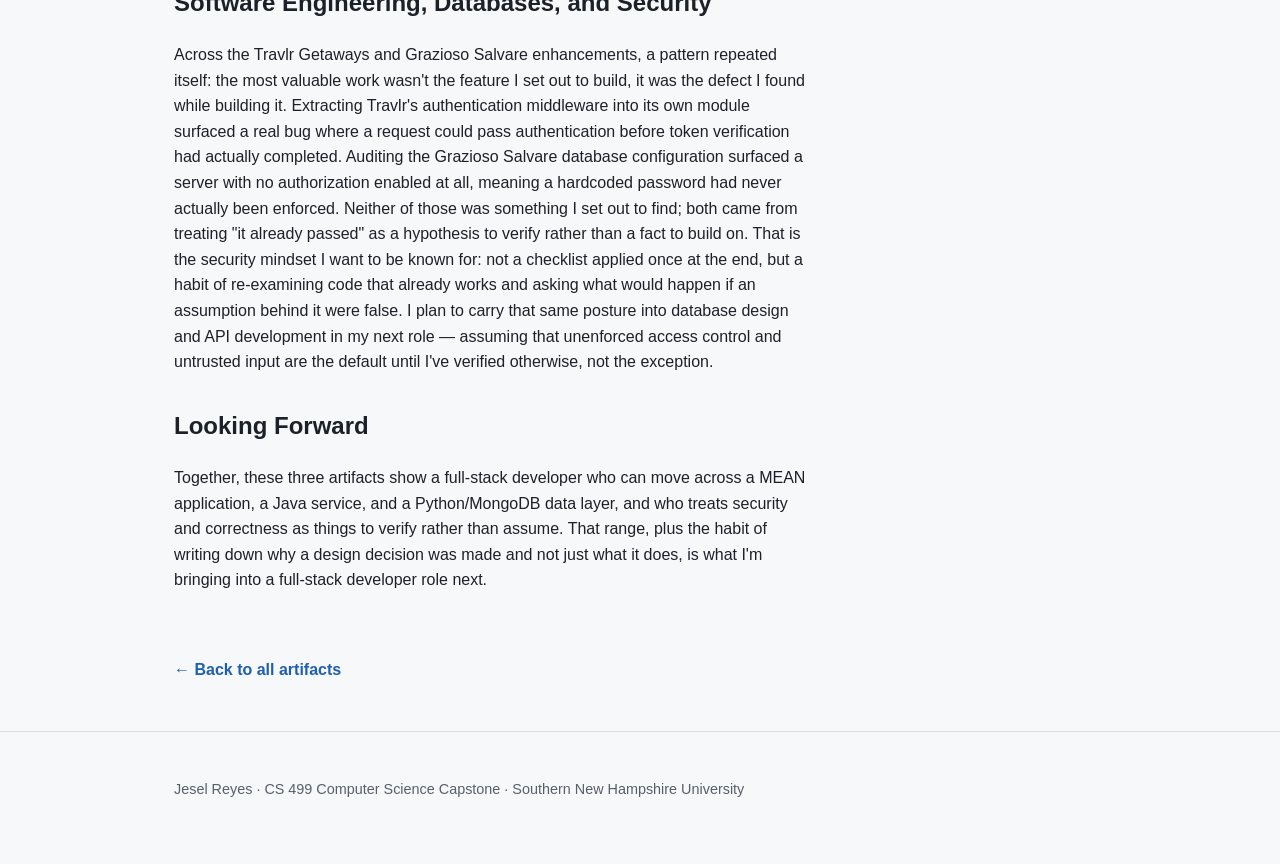
<file: self-assessment.html>
<!DOCTYPE html>
<html lang="en">
<head>
<meta charset="UTF-8">
<meta name="viewport" content="width=device-width, initial-scale=1.0">
<title>Professional Self-Assessment | Jesel Reyes ePortfolio</title>
<link rel="stylesheet" href="assets/css/style.css">
</head>
<body>

<header class="site-header">
  <div class="nav-inner">
    <a class="brand" href="index.html">Jesel Reyes</a>
    <nav class="nav-links">
      <a href="index.html">Home</a>
      <a href="enhancement-one-software-design.html">Software Design</a>
      <a href="enhancement-two-algorithms.html">Algorithms</a>
      <a href="enhancement-three-databases.html">Databases</a>
      <a href="self-assessment.html" class="active">Self-Assessment</a>
    </nav>
  </div>
</header>

<main>
  <div class="container">
    <div class="page-hero">
      <span class="category-label" style="color: var(--accent);">Professional Self-Assessment</span>
      <h1>Closing Out the Computer Science Program</h1>
    </div>

    <section class="prose">
      <p>Completing this capstone has been less about writing new code from scratch and more about
      returning to work I already trusted and asking it to hold up under a harder question. Each of
      the three artifacts in this ePortfolio started as a finished course project; the capstone asked
      me to treat "finished" as a starting point rather than an ending, to go back into code I had
      already been graded on and find the places where it was doing less than it could. That habit
      &mdash; distrusting my own past confidence just enough to re-verify it &mdash; is the biggest
      shift in how I work that I'm carrying out of this program and into a full-stack developer role.</p>

      <h2>Working in a Team Environment</h2>
      <p>Most of my coursework in this program was completed independently, but the discipline of
      writing code for someone else to evaluate, review, and build on is the same discipline that
      makes a codebase workable for a team. Every artifact in this portfolio had to be legible to
      someone who didn't write it: a grader reading a diff, a future version of myself returning to
      the Contact Service months later, or a hypothetical teammate picking up the Travlr booking
      module. Practicing that &mdash; writing code and narratives that explain not just what changed
      but why, documenting trade-offs instead of leaving them implicit, and structuring commits and
      READMEs so someone else can reconstruct my reasoning &mdash; is the same skill a team
      environment demands of a pull request. I expect to keep building on it through code review and
      pairing once I'm working alongside other developers day to day.</p>

      <h2>Communicating with Stakeholders</h2>
      <p>Each artifact narrative in this portfolio was written for a specific audience: an instructor
      evaluating whether I met a stated outcome, but also, implicitly, a future employer or teammate
      trying to understand what I built and why. Writing three of these narratives back to back
      sharpened a distinction I now apply everywhere &mdash; the difference between describing what
      code does and justifying why a design choice was the right one. That justification is what a
      non-technical stakeholder actually needs: not "I added a compound index," but "queries that
      used to require scanning the whole collection now use an index, which is why the rescue-type
      filters became fast." I carried the same instinct into other coursework outside this
      portfolio, including writing a security policy document for a fictional organization, where the
      audience was assumed to have no engineering background at all and every technical
      recommendation had to be justified in terms of risk and cost rather than implementation detail.</p>

      <h2>Algorithms and Data Structures</h2>
      <p>The Contact Service enhancement is the clearest evidence of this outcome: three
      purpose-built structures &mdash; a secondary hash index, a trie, and a hand-written merge sort
      &mdash; each chosen because a specific access pattern (exact lookup by last name, prefix
      search, alphabetical ordering) had a specific algorithmic answer, not because more data
      structures are inherently better. The harder lesson underneath that enhancement, though, was
      that implementing an algorithm correctly in isolation is not the same problem as keeping
      several derived structures consistent with each other under mutation. Reasoning about
      invariants across an entire object, rather than the correctness of one method at a time, is
      the kind of systems thinking I expect to rely on constantly, well beyond any one data
      structure.</p>

      <h2>Software Engineering, Databases, and Security</h2>
      <p>Across the Travlr Getaways and Grazioso Salvare enhancements, a pattern repeated itself:
      the most valuable work wasn't the feature I set out to build, it was the defect I found while
      building it. Extracting Travlr's authentication middleware into its own module surfaced a real
      bug where a request could pass authentication before token verification had actually completed.
      Auditing the Grazioso Salvare database configuration surfaced a server with no authorization
      enabled at all, meaning a hardcoded password had never actually been enforced. Neither of those
      was something I set out to find; both came from treating "it already passed" as a hypothesis to
      verify rather than a fact to build on. That is the security mindset I want to be known for:
      not a checklist applied once at the end, but a habit of re-examining code that already works
      and asking what would happen if an assumption behind it were false. I plan to carry that same
      posture into database design and API development in my next role &mdash; assuming that
      unenforced access control and untrusted input are the default until I've verified otherwise,
      not the exception.</p>

      <h2>Looking Forward</h2>
      <p>Together, these three artifacts show a full-stack developer who can move across a MEAN
      application, a Java service, and a Python/MongoDB data layer, and who treats security and
      correctness as things to verify rather than assume. That range, plus the habit of writing down
      why a design decision was made and not just what it does, is what I'm bringing into a
      full-stack developer role next.</p>
    </section>

    <a class="back-link" href="index.html">&larr; Back to all artifacts</a>
  </div>
</main>

<footer class="site-footer">
  <div class="container">
    <p>Jesel Reyes &middot; CS 499 Computer Science Capstone &middot; Southern New Hampshire University</p>
  </div>
</footer>

</body>
</html>
</file>
<file: assets/css/style.css>
/* ---------- Design tokens ---------- */
:root {
  --bg: #f7f8fa;
  --surface: #ffffff;
  --surface-alt: #eef1f6;
  --text: #1c2128;
  --text-muted: #57606a;
  --border: #d8dee6;
  --accent: #1f5fb0;
  --accent-strong: #163f78;
  --accent-soft: #e7f0fc;
  --tag-one: #1f5fb0;
  --tag-two: #6a3fa0;
  --tag-three: #1b7a5a;
  --code-bg: #0f1420;
  --code-text: #d8e0ee;
  --shadow: 0 1px 2px rgba(20, 26, 36, 0.06), 0 4px 16px rgba(20, 26, 36, 0.06);
}

@media (prefers-color-scheme: dark) {
  :root {
    --bg: #0f1318;
    --surface: #171c23;
    --surface-alt: #1e242c;
    --text: #e6e9ef;
    --text-muted: #9aa5b1;
    --border: #2b333d;
    --accent: #6ea8ff;
    --accent-strong: #9cc4ff;
    --accent-soft: #182636;
    --tag-one: #6ea8ff;
    --tag-two: #c49aff;
    --tag-three: #5fd1a5;
    --code-bg: #0a0e14;
    --code-text: #d8e0ee;
    --shadow: 0 1px 2px rgba(0, 0, 0, 0.3), 0 4px 20px rgba(0, 0, 0, 0.35);
  }
}

* { box-sizing: border-box; }

html { scroll-behavior: smooth; }

body {
  margin: 0;
  background: var(--bg);
  color: var(--text);
  font-family: -apple-system, BlinkMacSystemFont, "Segoe UI", Roboto, Helvetica, Arial, sans-serif;
  line-height: 1.6;
}

a { color: var(--accent); text-decoration: none; }
a:hover { text-decoration: underline; }

.container {
  max-width: 980px;
  margin: 0 auto;
  padding: 0 1.5rem;
}

/* ---------- Header / nav ---------- */
.site-header {
  background: var(--surface);
  border-bottom: 1px solid var(--border);
  position: sticky;
  top: 0;
  z-index: 10;
}

.nav-inner {
  max-width: 980px;
  margin: 0 auto;
  padding: 0.9rem 1.5rem;
  display: flex;
  align-items: center;
  justify-content: space-between;
  flex-wrap: wrap;
  gap: 0.5rem 1rem;
}

.brand {
  font-weight: 700;
  font-size: 1.05rem;
  color: var(--text);
}
.brand:hover { text-decoration: none; color: var(--accent); }

.nav-links {
  display: flex;
  gap: 1.25rem;
  flex-wrap: wrap;
  font-size: 0.95rem;
}

.nav-links a {
  color: var(--text-muted);
  font-weight: 500;
}
.nav-links a:hover, .nav-links a.active {
  color: var(--accent);
  text-decoration: none;
}

/* ---------- Hero ---------- */
.hero {
  padding: 3.5rem 0 2.5rem;
}

.hero h1 {
  font-size: clamp(1.8rem, 4vw, 2.6rem);
  margin: 0 0 0.5rem;
  letter-spacing: -0.01em;
}

.hero .subtitle {
  font-size: 1.15rem;
  color: var(--text-muted);
  max-width: 62ch;
}

.hero-cta {
  margin-top: 1.5rem;
  display: flex;
  gap: 0.75rem;
  flex-wrap: wrap;
}

.btn {
  display: inline-block;
  padding: 0.6rem 1.1rem;
  border-radius: 8px;
  font-weight: 600;
  font-size: 0.95rem;
  border: 1px solid transparent;
}
.btn:hover { text-decoration: none; }

.btn-primary {
  background: var(--accent);
  color: #fff;
}
.btn-primary:hover { background: var(--accent-strong); }

.btn-outline {
  background: transparent;
  border-color: var(--border);
  color: var(--text);
}
.btn-outline:hover { border-color: var(--accent); color: var(--accent); }

/* ---------- Section headings ---------- */
section { padding: 1.5rem 0; }

.section-title {
  font-size: 1.5rem;
  margin: 0 0 0.25rem;
}

.section-lead {
  color: var(--text-muted);
  margin: 0 0 1.5rem;
  max-width: 68ch;
}

/* ---------- Artifact cards (home grid) ---------- */
.card-grid {
  display: grid;
  grid-template-columns: repeat(auto-fit, minmax(270px, 1fr));
  gap: 1.25rem;
}

.card {
  background: var(--surface);
  border: 1px solid var(--border);
  border-radius: 12px;
  padding: 1.5rem;
  box-shadow: var(--shadow);
  display: flex;
  flex-direction: column;
  gap: 0.75rem;
}

.tag {
  display: inline-block;
  font-size: 0.75rem;
  font-weight: 700;
  letter-spacing: 0.03em;
  text-transform: uppercase;
  padding: 0.2rem 0.55rem;
  border-radius: 999px;
  background: var(--accent-soft);
  color: var(--accent);
  width: fit-content;
}

.card h3 {
  margin: 0;
  font-size: 1.15rem;
}

.card p {
  margin: 0;
  color: var(--text-muted);
  font-size: 0.95rem;
}

.card .card-link {
  margin-top: auto;
  font-weight: 600;
  font-size: 0.9rem;
}

/* ---------- Artifact detail pages ---------- */
.page-hero {
  padding: 2.5rem 0 1.5rem;
  border-bottom: 1px solid var(--border);
}

.category-label {
  font-weight: 700;
  font-size: 0.85rem;
  text-transform: uppercase;
  letter-spacing: 0.04em;
}

.category-one .category-label { color: var(--tag-one); }
.category-two .category-label { color: var(--tag-two); }
.category-three .category-label { color: var(--tag-three); }

.page-hero h1 {
  margin: 0.35rem 0 0.5rem;
  font-size: clamp(1.6rem, 3.4vw, 2.2rem);
}

.meta-row {
  display: flex;
  gap: 0.6rem;
  flex-wrap: wrap;
  margin-top: 1rem;
}

.pill {
  font-size: 0.85rem;
  padding: 0.35rem 0.8rem;
  border-radius: 999px;
  background: var(--surface-alt);
  border: 1px solid var(--border);
  color: var(--text-muted);
}

.content-block {
  background: var(--surface);
  border: 1px solid var(--border);
  border-radius: 12px;
  padding: 1.5rem 1.75rem;
  margin-bottom: 1.5rem;
  box-shadow: var(--shadow);
}

.content-block h2 {
  margin-top: 0;
  font-size: 1.2rem;
}

.content-block p { margin: 0.75rem 0; }
.content-block p:first-of-type { margin-top: 0; }
.content-block p:last-child { margin-bottom: 0; }

.file-list {
  display: grid;
  gap: 0.6rem;
  margin: 0;
  padding: 0;
  list-style: none;
}

.file-list li {
  display: flex;
  align-items: center;
  justify-content: space-between;
  gap: 1rem;
  padding: 0.65rem 0.9rem;
  background: var(--surface-alt);
  border: 1px solid var(--border);
  border-radius: 8px;
  font-size: 0.92rem;
}

.file-list code {
  font-family: ui-monospace, SFMono-Regular, Menlo, Consolas, monospace;
  font-size: 0.85rem;
  color: var(--text);
}

.file-list a { font-weight: 600; white-space: nowrap; }

.two-col {
  display: grid;
  grid-template-columns: 1fr 1fr;
  gap: 1.5rem;
}

@media (max-width: 720px) {
  .two-col { grid-template-columns: 1fr; }
}

.outcome-grid {
  display: grid;
  gap: 0.6rem;
}

.outcome-item {
  display: flex;
  gap: 0.75rem;
  align-items: flex-start;
  padding: 0.75rem 0;
  border-top: 1px solid var(--border);
}
.outcome-item:first-child { border-top: none; padding-top: 0; }

.outcome-num {
  flex-shrink: 0;
  width: 1.9rem;
  height: 1.9rem;
  border-radius: 50%;
  background: var(--accent-soft);
  color: var(--accent);
  font-weight: 700;
  font-size: 0.9rem;
  display: flex;
  align-items: center;
  justify-content: center;
}

.download-card {
  display: flex;
  align-items: center;
  justify-content: space-between;
  gap: 1rem;
  flex-wrap: wrap;
  background: var(--accent-soft);
  border: 1px solid var(--border);
  border-radius: 12px;
  padding: 1.1rem 1.4rem;
  margin: 1.5rem 0;
}

.download-card .label {
  font-weight: 600;
}
.download-card .hint {
  color: var(--text-muted);
  font-size: 0.88rem;
  margin-top: 0.15rem;
}

/* ---------- Self-assessment prose page ---------- */
.prose {
  max-width: 72ch;
}
.prose p { margin: 1rem 0; }
.prose h2 { margin-top: 2rem; }

/* ---------- Footer ---------- */
.site-footer {
  border-top: 1px solid var(--border);
  margin-top: 3rem;
  padding: 2rem 0 3rem;
  color: var(--text-muted);
  font-size: 0.9rem;
}

.site-footer a { color: var(--text-muted); text-decoration: underline; }

.back-link {
  display: inline-block;
  margin: 1.5rem 0 0;
  font-weight: 600;
}
</file>
